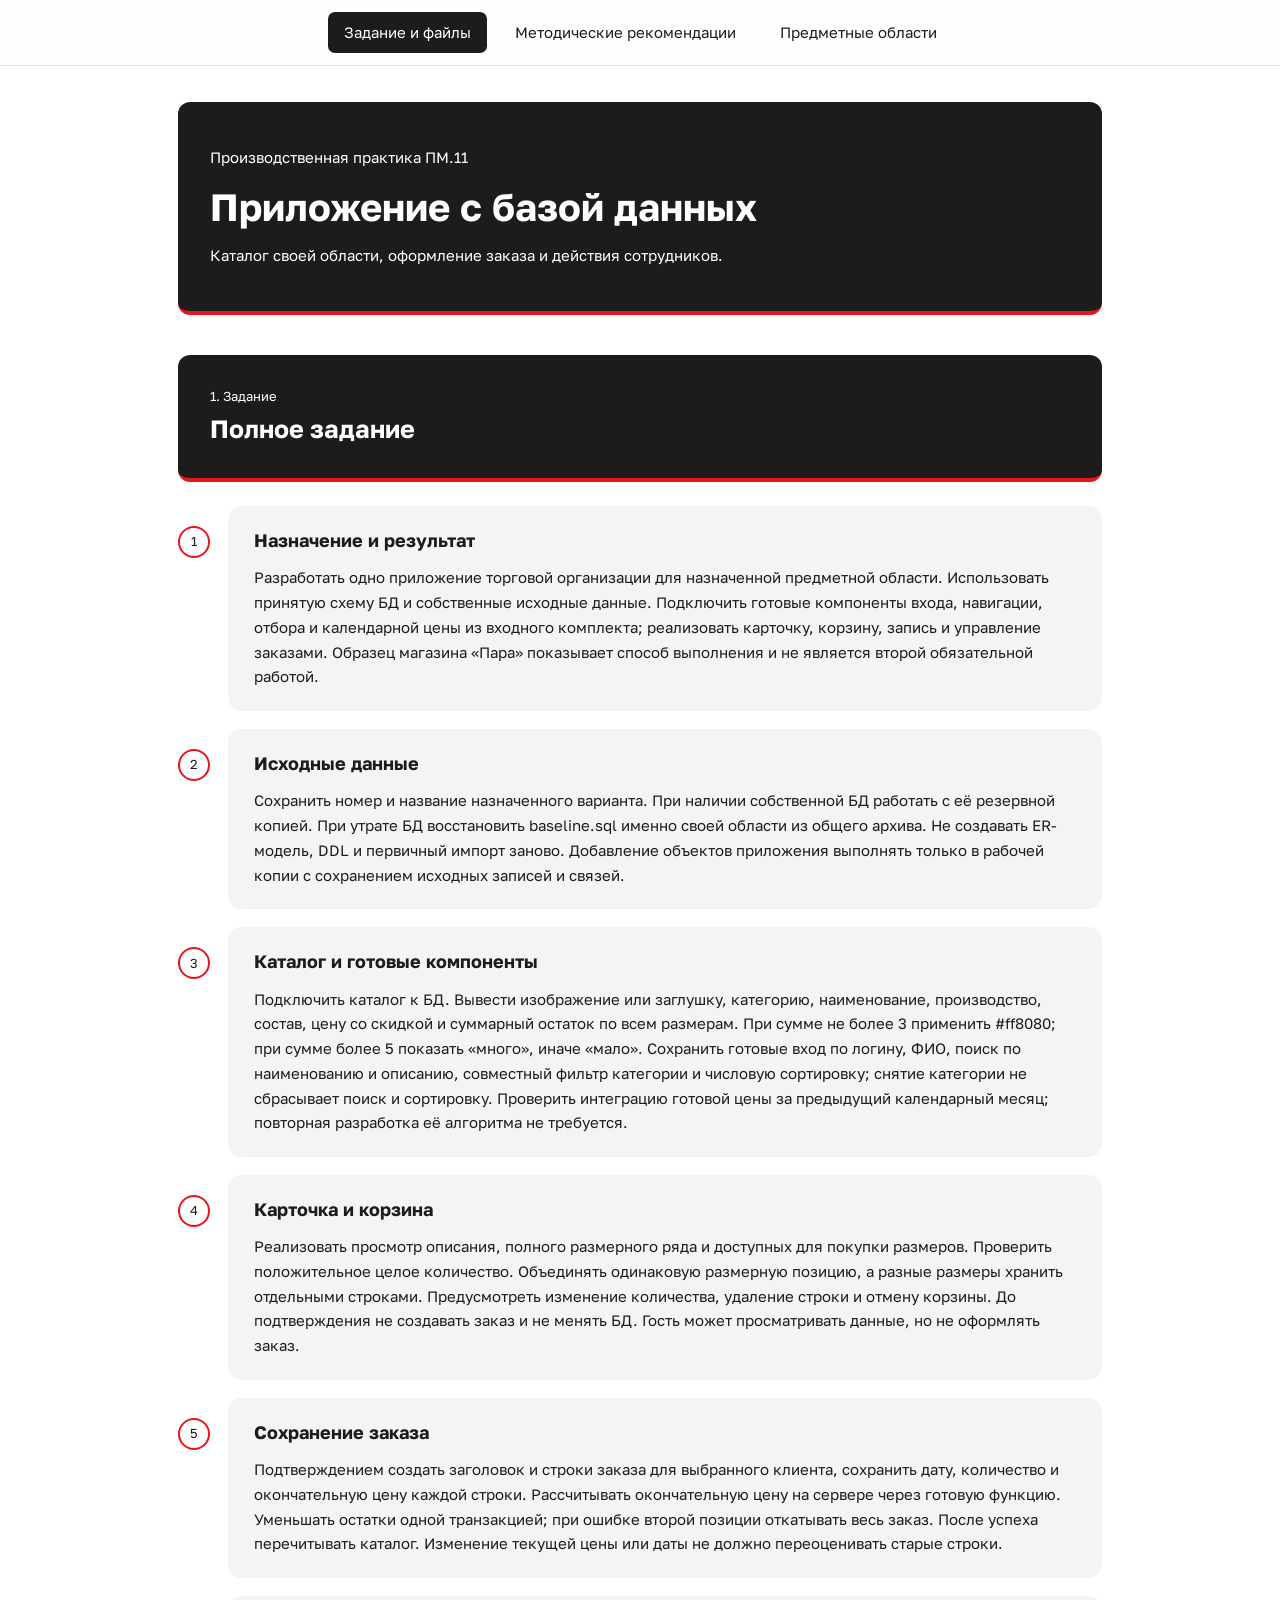
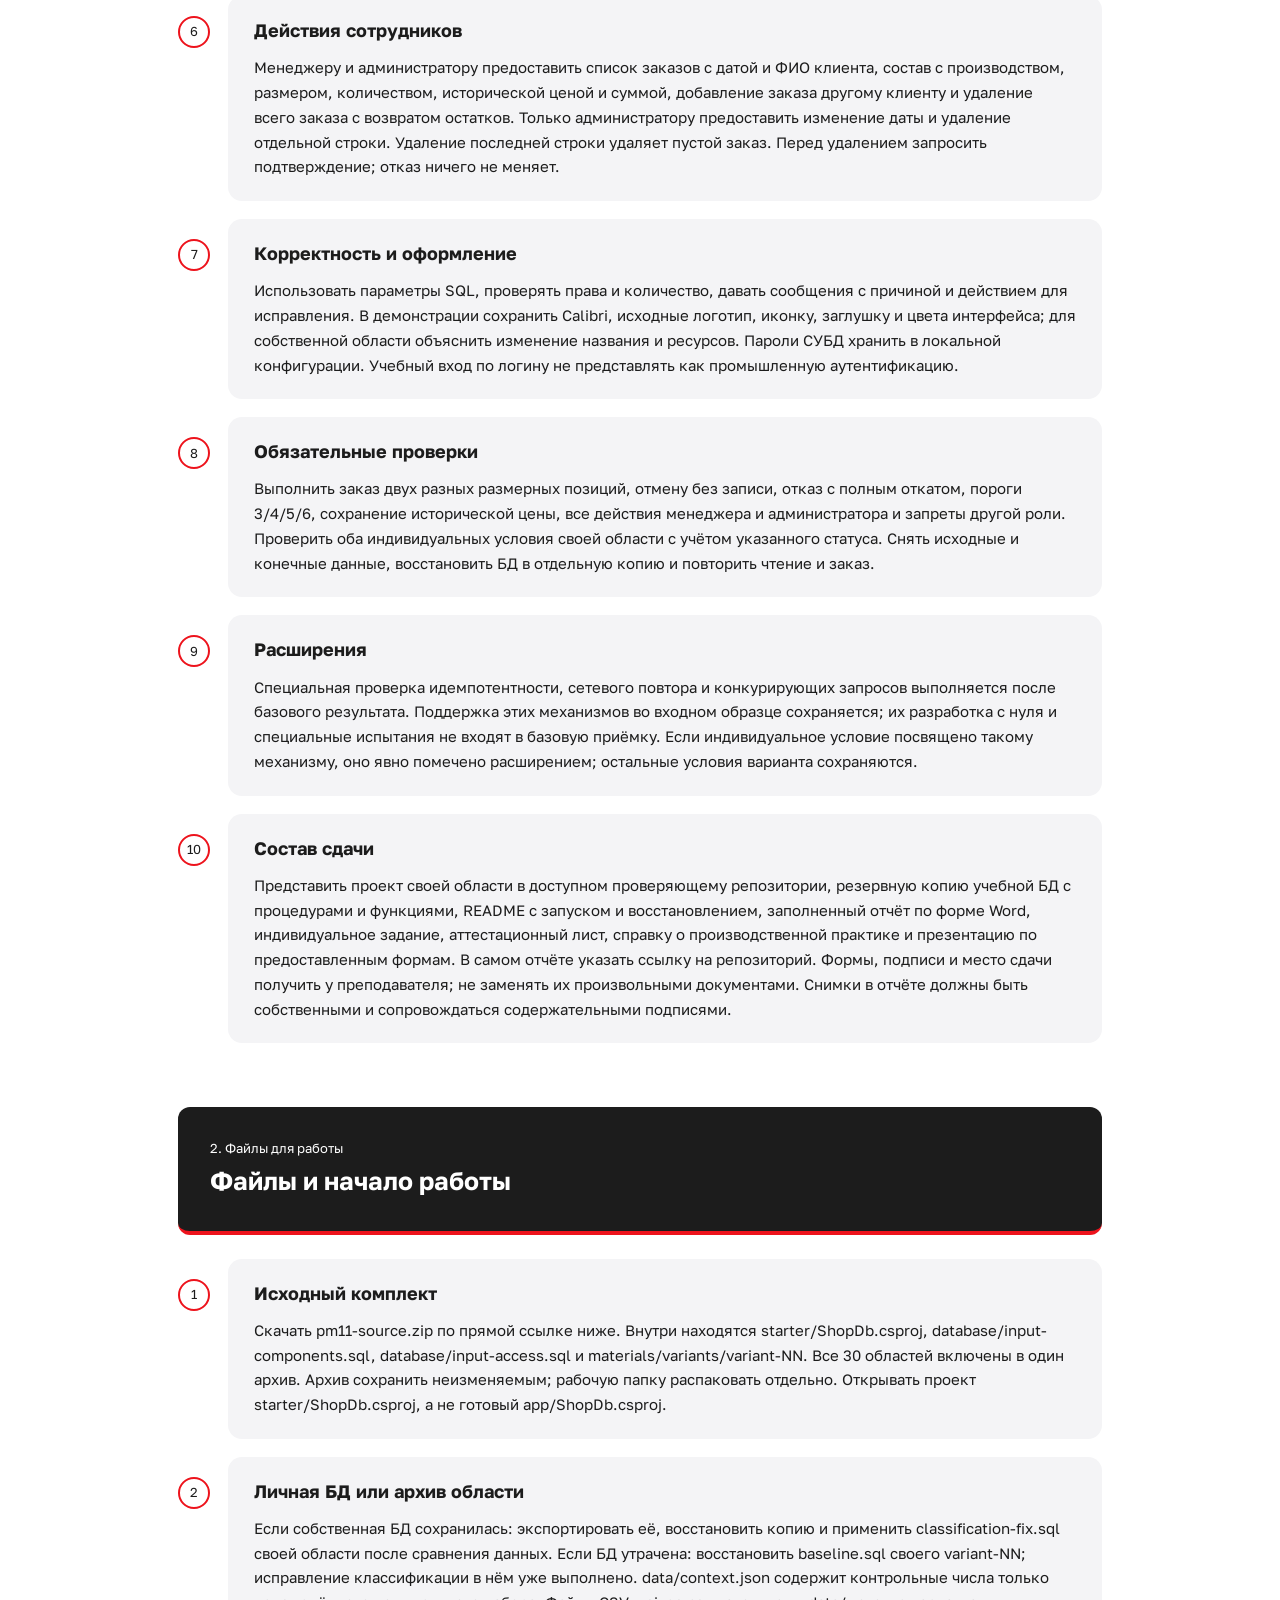
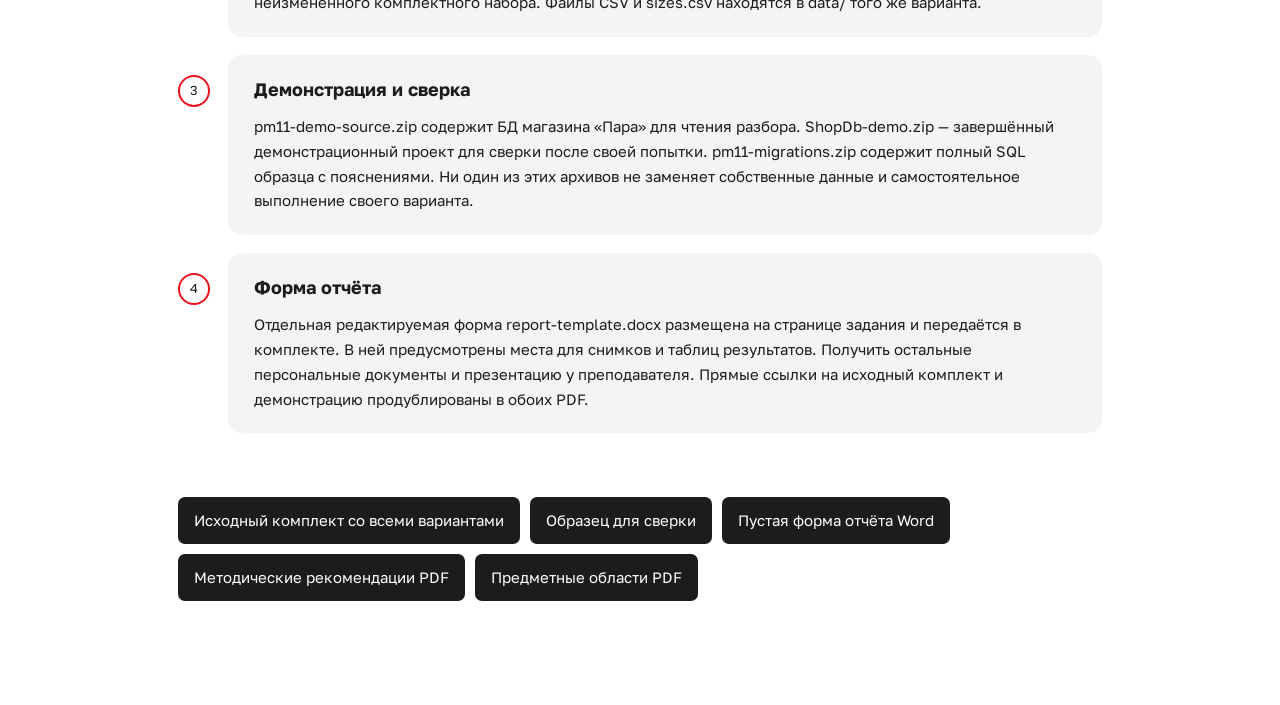
<file: site/index.html>
<!doctype html><html lang="ru"><head><meta charset="utf-8"><meta name="viewport" content="width=device-width,initial-scale=1"><title>Задание — ПП ПМ.11</title><link rel="stylesheet" href="assets/style.css"><link rel="icon" href="assets/favicon.svg"></head><body><a class="skip" href="#main">К содержанию</a><nav><a href="index.html" aria-current="page">Задание и файлы</a><a href="lessons.html">Методические рекомендации</a><a href="areas.html">Предметные области</a></nav><main id="main"><div class="hero"><p>Производственная практика ПМ.11</p><h1>Приложение с базой данных</h1><p>Каталог своей области, оформление заказа и действия сотрудников.</p></div><article id="assignment" class="lesson"><header><small>1. Задание</small><h2>Полное задание</h2></header><ol class="route"><li class="step"><span class="num">1</span><section class="card"><h3>Назначение и результат</h3><p>Разработать одно приложение торговой организации для назначенной предметной области. Использовать принятую схему БД и собственные исходные данные. Подключить готовые компоненты входа, навигации, отбора и календарной цены из входного комплекта; реализовать карточку, корзину, запись и управление заказами. Образец магазина «Пара» показывает способ выполнения и не является второй обязательной работой.</p></section></li><li class="step"><span class="num">2</span><section class="card"><h3>Исходные данные</h3><p>Сохранить номер и название назначенного варианта. При наличии собственной БД работать с её резервной копией. При утрате БД восстановить baseline.sql именно своей области из общего архива. Не создавать ER-модель, DDL и первичный импорт заново. Добавление объектов приложения выполнять только в рабочей копии с сохранением исходных записей и связей.</p></section></li><li class="step"><span class="num">3</span><section class="card"><h3>Каталог и готовые компоненты</h3><p>Подключить каталог к БД. Вывести изображение или заглушку, категорию, наименование, производство, состав, цену со скидкой и суммарный остаток по всем размерам. При сумме не более 3 применить #ff8080; при сумме более 5 показать «много», иначе «мало». Сохранить готовые вход по логину, ФИО, поиск по наименованию и описанию, совместный фильтр категории и числовую сортировку; снятие категории не сбрасывает поиск и сортировку. Проверить интеграцию готовой цены за предыдущий календарный месяц; повторная разработка её алгоритма не требуется.</p></section></li><li class="step"><span class="num">4</span><section class="card"><h3>Карточка и корзина</h3><p>Реализовать просмотр описания, полного размерного ряда и доступных для покупки размеров. Проверить положительное целое количество. Объединять одинаковую размерную позицию, а разные размеры хранить отдельными строками. Предусмотреть изменение количества, удаление строки и отмену корзины. До подтверждения не создавать заказ и не менять БД. Гость может просматривать данные, но не оформлять заказ.</p></section></li><li class="step"><span class="num">5</span><section class="card"><h3>Сохранение заказа</h3><p>Подтверждением создать заголовок и строки заказа для выбранного клиента, сохранить дату, количество и окончательную цену каждой строки. Рассчитывать окончательную цену на сервере через готовую функцию. Уменьшать остатки одной транзакцией; при ошибке второй позиции откатывать весь заказ. После успеха перечитывать каталог. Изменение текущей цены или даты не должно переоценивать старые строки.</p></section></li><li class="step"><span class="num">6</span><section class="card"><h3>Действия сотрудников</h3><p>Менеджеру и администратору предоставить список заказов с датой и ФИО клиента, состав с производством, размером, количеством, исторической ценой и суммой, добавление заказа другому клиенту и удаление всего заказа с возвратом остатков. Только администратору предоставить изменение даты и удаление отдельной строки. Удаление последней строки удаляет пустой заказ. Перед удалением запросить подтверждение; отказ ничего не меняет.</p></section></li><li class="step"><span class="num">7</span><section class="card"><h3>Корректность и оформление</h3><p>Использовать параметры SQL, проверять права и количество, давать сообщения с причиной и действием для исправления. В демонстрации сохранить Calibri, исходные логотип, иконку, заглушку и цвета интерфейса; для собственной области объяснить изменение названия и ресурсов. Пароли СУБД хранить в локальной конфигурации. Учебный вход по логину не представлять как промышленную аутентификацию.</p></section></li><li class="step"><span class="num">8</span><section class="card"><h3>Обязательные проверки</h3><p>Выполнить заказ двух разных размерных позиций, отмену без записи, отказ с полным откатом, пороги 3/4/5/6, сохранение исторической цены, все действия менеджера и администратора и запреты другой роли. Проверить оба индивидуальных условия своей области с учётом указанного статуса. Снять исходные и конечные данные, восстановить БД в отдельную копию и повторить чтение и заказ.</p></section></li><li class="step"><span class="num">9</span><section class="card"><h3>Расширения</h3><p>Специальная проверка идемпотентности, сетевого повтора и конкурирующих запросов выполняется после базового результата. Поддержка этих механизмов во входном образце сохраняется; их разработка с нуля и специальные испытания не входят в базовую приёмку. Если индивидуальное условие посвящено такому механизму, оно явно помечено расширением; остальные условия варианта сохраняются.</p></section></li><li class="step"><span class="num">10</span><section class="card"><h3>Состав сдачи</h3><p>Представить проект своей области в доступном проверяющему репозитории, резервную копию учебной БД с процедурами и функциями, README с запуском и восстановлением, заполненный отчёт по форме Word, индивидуальное задание, аттестационный лист, справку о производственной практике и презентацию по предоставленным формам. В самом отчёте указать ссылку на репозиторий. Формы, подписи и место сдачи получить у преподавателя; не заменять их произвольными документами. Снимки в отчёте должны быть собственными и сопровождаться содержательными подписями.</p></section></li></ol></article><article id="files" class="lesson"><header><small>2. Файлы для работы</small><h2>Файлы и начало работы</h2></header><ol class="route"><li class="step"><span class="num">1</span><section class="card"><h3>Исходный комплект</h3><p>Скачать pm11-source.zip по прямой ссылке ниже. Внутри находятся starter/ShopDb.csproj, database/input-components.sql, database/input-access.sql и materials/variants/variant-NN. Все 30 областей включены в один архив. Архив сохранить неизменяемым; рабочую папку распаковать отдельно. Открывать проект starter/ShopDb.csproj, а не готовый app/ShopDb.csproj.</p></section></li><li class="step"><span class="num">2</span><section class="card"><h3>Личная БД или архив области</h3><p>Если собственная БД сохранилась: экспортировать её, восстановить копию и применить classification-fix.sql своей области после сравнения данных. Если БД утрачена: восстановить baseline.sql своего variant-NN; исправление классификации в нём уже выполнено. data/context.json содержит контрольные числа только неизменённого комплектного набора. Файлы CSV и sizes.csv находятся в data/ того же варианта.</p></section></li><li class="step"><span class="num">3</span><section class="card"><h3>Демонстрация и сверка</h3><p>pm11-demo-source.zip содержит БД магазина «Пара» для чтения разбора. ShopDb-demo.zip — завершённый демонстрационный проект для сверки после своей попытки. pm11-migrations.zip содержит полный SQL образца с пояснениями. Ни один из этих архивов не заменяет собственные данные и самостоятельное выполнение своего варианта.</p></section></li><li class="step"><span class="num">4</span><section class="card"><h3>Форма отчёта</h3><p>Отдельная редактируемая форма report-template.docx размещена на странице задания и передаётся в комплекте. В ней предусмотрены места для снимков и таблиц результатов. Получить остальные персональные документы и презентацию у преподавателя. Прямые ссылки на исходный комплект и демонстрацию продублированы в обоих PDF.</p></section></li></ol></article><div class="actions"><a class="button" href="downloads/pm11-source.zip">Исходный комплект со всеми вариантами</a><a class="button" href="downloads/ShopDb-demo.zip">Образец для сверки</a><a class="button" href="downloads/report-template.docx">Пустая форма отчёта Word</a><a class="button" href="downloads/assignment.pdf">Методические рекомендации PDF</a><a class="button" href="downloads/guide.pdf">Предметные области PDF</a></div></main></body></html>
</file>
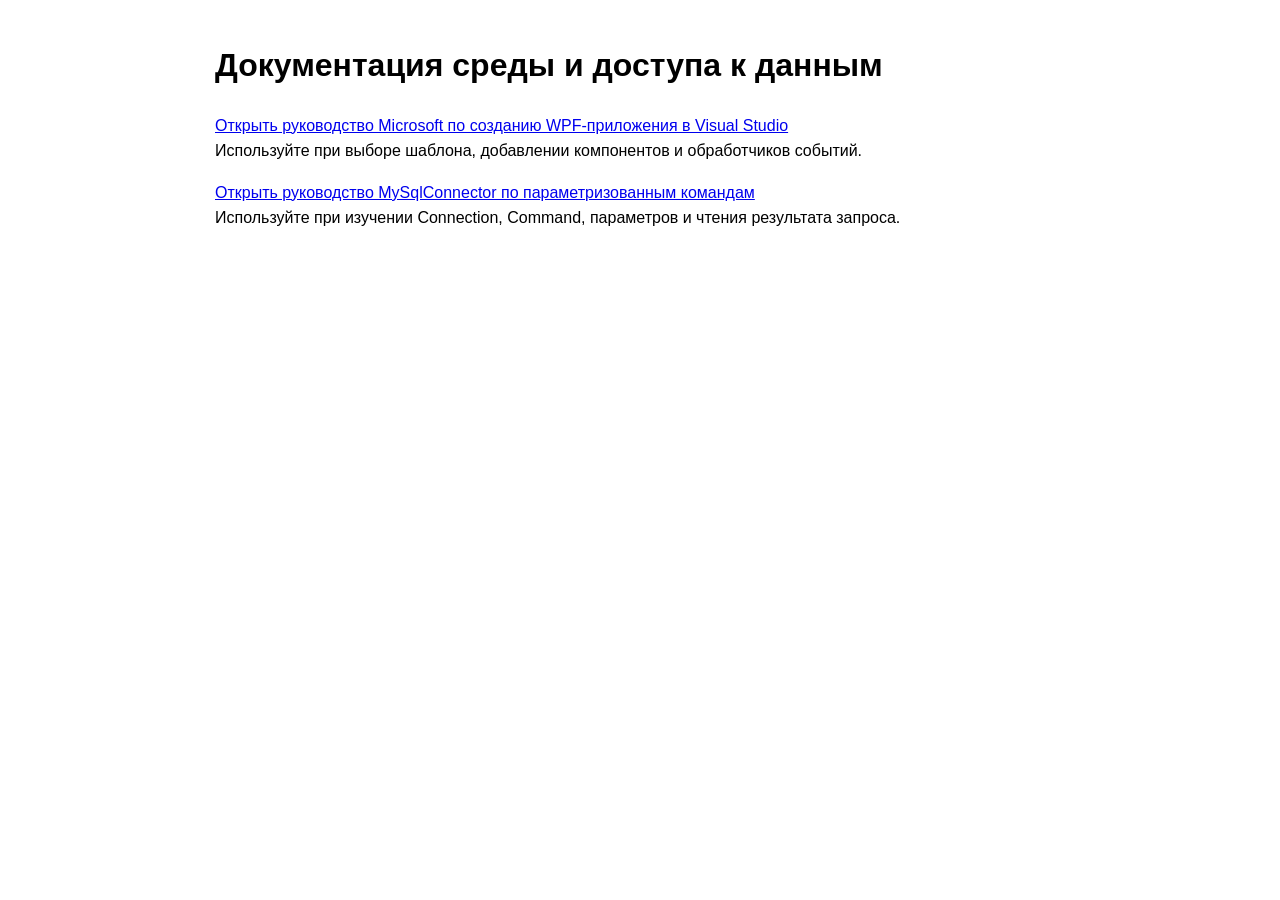
<file: materials/documentation-links.html>
<!doctype html><html lang="ru"><meta charset="utf-8"><meta name="viewport" content="width=device-width,initial-scale=1"><title>Документация WPF и MySqlConnector</title><body style="font-family:Arial,sans-serif;line-height:1.6;max-width:850px;margin:40px auto;padding:0 20px"><h1>Документация среды и доступа к данным</h1><p><a href="https://learn.microsoft.com/en-us/dotnet/desktop/wpf/get-started/create-app-visual-studio">Открыть руководство Microsoft по созданию WPF-приложения в Visual Studio</a><br>Используйте при выборе шаблона, добавлении компонентов и обработчиков событий.</p><p><a href="https://mysqlconnector.net/tutorials/basic-api/">Открыть руководство MySqlConnector по параметризованным командам</a><br>Используйте при изучении Connection, Command, параметров и чтения результата запроса.</p></body></html>
</file>
<file: site/assets/style.css>
@font-face{font-family:Golos;src:url('fonts/GolosText-variable.ttf')}*{box-sizing:border-box}:root{--red:#ed131c;--ink:#1c1c1c;--soft:#f4f4f6;--line:#dfe1e5}html{scroll-behavior:smooth}body{margin:0;background:white;color:var(--ink);font:15px/1.65 Golos,Arial,sans-serif}main{max-width:1000px;padding:36px 38px 80px;margin:auto}nav{position:sticky;top:0;background:#fffefef5;border-bottom:1px solid var(--line);display:flex;justify-content:center;gap:12px;padding:12px;z-index:1}nav a{padding:8px 16px;color:var(--ink);text-decoration:none;border-radius:7px}nav a[aria-current]{background:var(--ink);color:white}.skip{position:absolute;left:-9999px}.skip:focus{left:10px;background:white;z-index:4}.hero,header{background:var(--ink);color:white;border-bottom:4px solid var(--red);padding:28px 32px;border-radius:12px;margin-bottom:24px}h1{font-size:38px;line-height:1.15;margin:10px 0}h2{font-size:25px;line-height:1.3;margin:5px 0}h3{font-size:18px;line-height:1.4;margin:0 0 12px}small{font-size:13px}.lesson,.area{margin:40px 0 64px;scroll-margin-top:90px}.route{list-style:none;padding:0;margin:0}.step{display:grid;grid-template-columns:34px minmax(0,1fr);gap:16px;position:relative;margin:18px 0}.num{border:2px solid var(--red);border-radius:50%;height:32px;width:32px;display:grid;place-content:center;margin-top:20px;font-size:13px;background:white}.card{background:var(--soft);border-radius:14px;padding:22px 26px}.card p{margin:0 0 12px}.card p:last-child{margin:0}.check{padding-top:14px;border-top:1px solid var(--line)}pre{white-space:pre-wrap;overflow-wrap:anywhere;background:white;border:1px solid var(--line);padding:14px;border-radius:7px;font:12px/1.6 Consolas,monospace}a{color:#a80008;text-underline-offset:3px}a:focus-visible,button:focus-visible{outline:3px solid var(--red);outline-offset:3px}.actions{display:flex;flex-wrap:wrap;gap:10px;margin:24px 0}.button{padding:11px 16px;background:var(--ink);border-radius:7px;color:white;text-decoration:none}.button:hover{background:#3c3c3c}.identity{display:grid;grid-template-columns:1fr 1fr;gap:25px;padding:4px 0 16px}.contents{padding:24px;background:var(--soft);border-radius:14px}.contents ol{columns:2;column-gap:30px}.contents li{break-inside:avoid;margin-bottom:6px}.provided,.refs{border-left:3px solid var(--red);padding:12px 18px;background:var(--soft)}.tag{display:inline-block;border:1px solid #606773;padding:2px 8px;border-radius:4px;font-size:12px;margin-bottom:12px}figure{margin:25px 0 35px 50px}figure img{max-width:100%;height:auto;border:1px solid var(--line)}figcaption{font-size:13px;color:#606773}header h2{color:white}@media(max-width:650px){main{padding:20px 14px}.hero,header{padding:22px}h1{font-size:30px}.card{padding:18px}.identity{grid-template-columns:1fr}.contents ol{columns:1}nav{position:static;padding:4px;gap:0}nav a{padding:10px;font-size:12px}.step{gap:9px;grid-template-columns:30px minmax(0,1fr)}figure{margin-left:0}}
</file>
